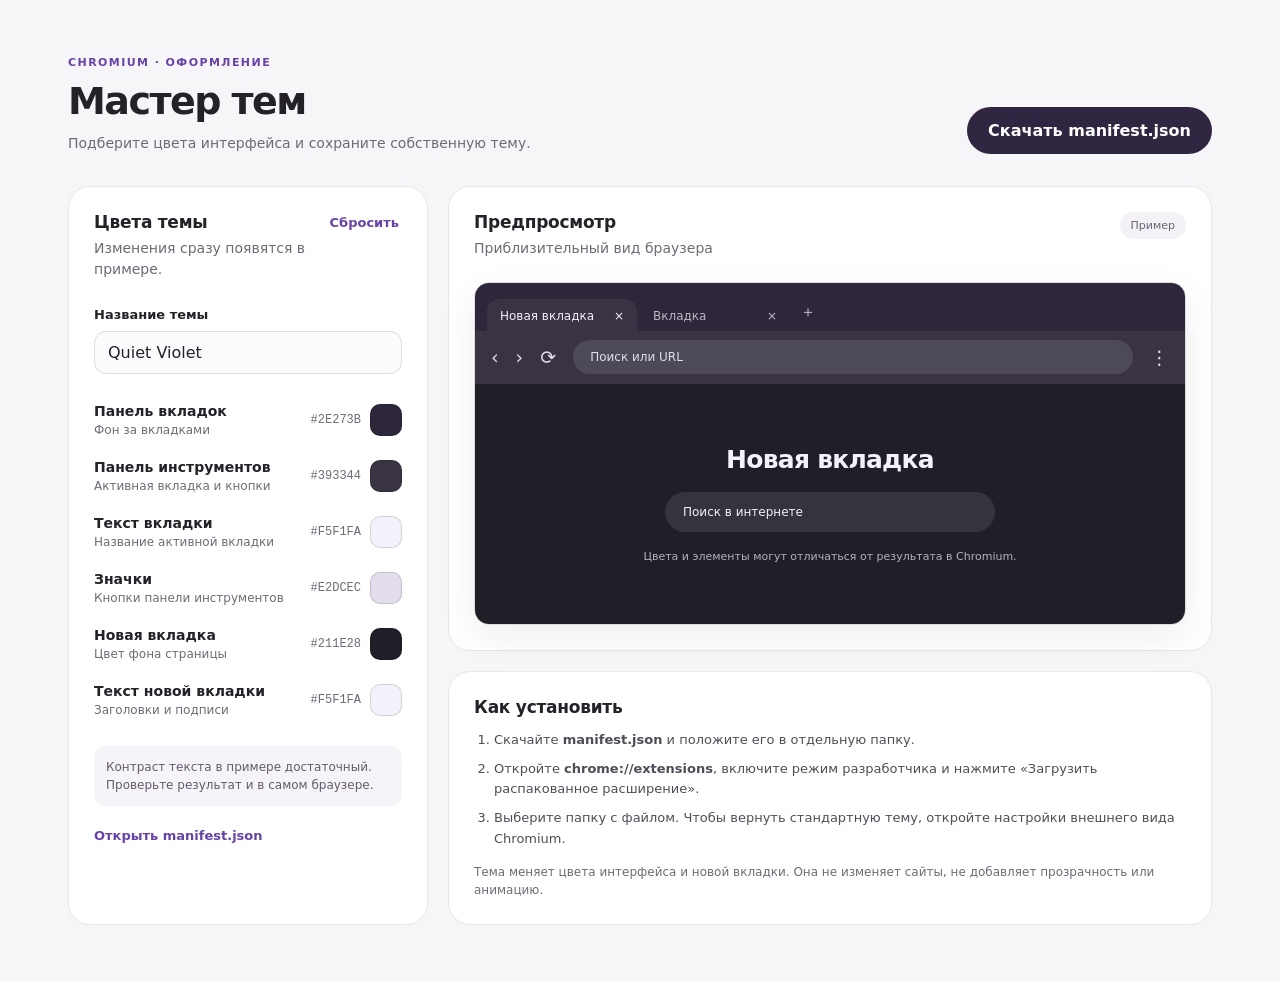
<file: tools/theme_editor/index.html>
<!doctype html>
<html lang="ru">
<head>
  <meta charset="utf-8">
  <meta name="viewport" content="width=device-width,initial-scale=1">
  <title>Мастер тем Chromium</title>
  <link rel="stylesheet" href="style.css">
  <script src="editor.js" defer></script>
</head>
<body>
  <main class="shell">
    <header class="intro">
      <div><p class="eyebrow">CHROMIUM · ОФОРМЛЕНИЕ</p><h1>Мастер тем</h1><p class="muted">Подберите цвета интерфейса и сохраните собственную тему.</p></div>
      <button id="export" class="primary" type="button">Скачать manifest.json</button>
    </header>
    <div class="layout">
      <section class="card controls" aria-labelledby="settings-title">
        <div class="section-head"><div><h2 id="settings-title">Цвета темы</h2><p class="muted">Изменения сразу появятся в примере.</p></div><button class="text-button" id="reset" type="button">Сбросить</button></div>
        <label class="name-label" for="theme-name">Название темы</label>
        <input id="theme-name" class="name-input" maxlength="45" value="Quiet Violet" autocomplete="off">
        <div class="color-list" id="color-list"></div>
        <p id="contrast" class="notice" role="status"></p>
        <label class="import-button">Открыть manifest.json<input id="import" type="file" accept=".json,application/json" hidden></label>
        <p id="status" class="status" role="status"></p>
      </section>
      <div class="right-column">
        <section class="card preview-card" aria-labelledby="preview-title"><div class="section-head"><div><h2 id="preview-title">Предпросмотр</h2><p class="muted">Приблизительный вид браузера</p></div><span class="badge">Пример</span></div>
          <div class="browser" id="browser-preview">
            <div class="tabbar"><div class="tab active">Новая вкладка <span>×</span></div><div class="tab inactive">Вкладка <span>×</span></div><span class="plus">＋</span></div>
            <div class="toolbar"><span>‹</span><span>›</span><span>⟳</span><div class="address">Поиск или URL</div><span>⋮</span></div>
            <div class="new-tab"><div class="ntp-content"><div class="new-tab-title">Новая вкладка</div><div class="search">Поиск в интернете</div><p>Цвета и элементы могут отличаться от результата в Chromium.</p></div></div>
          </div>
        </section>
        <section class="card instructions"><h2>Как установить</h2><ol><li>Скачайте <b>manifest.json</b> и положите его в отдельную папку.</li><li>Откройте <b>chrome://extensions</b>, включите режим разработчика и нажмите «Загрузить распакованное расширение».</li><li>Выберите папку с файлом. Чтобы вернуть стандартную тему, откройте настройки внешнего вида Chromium.</li></ol><p class="muted">Тема меняет цвета интерфейса и новой вкладки. Она не изменяет сайты, не добавляет прозрачность или анимацию.</p></section>
      </div>
    </div>
  </main>
</body>
</html>
</file>
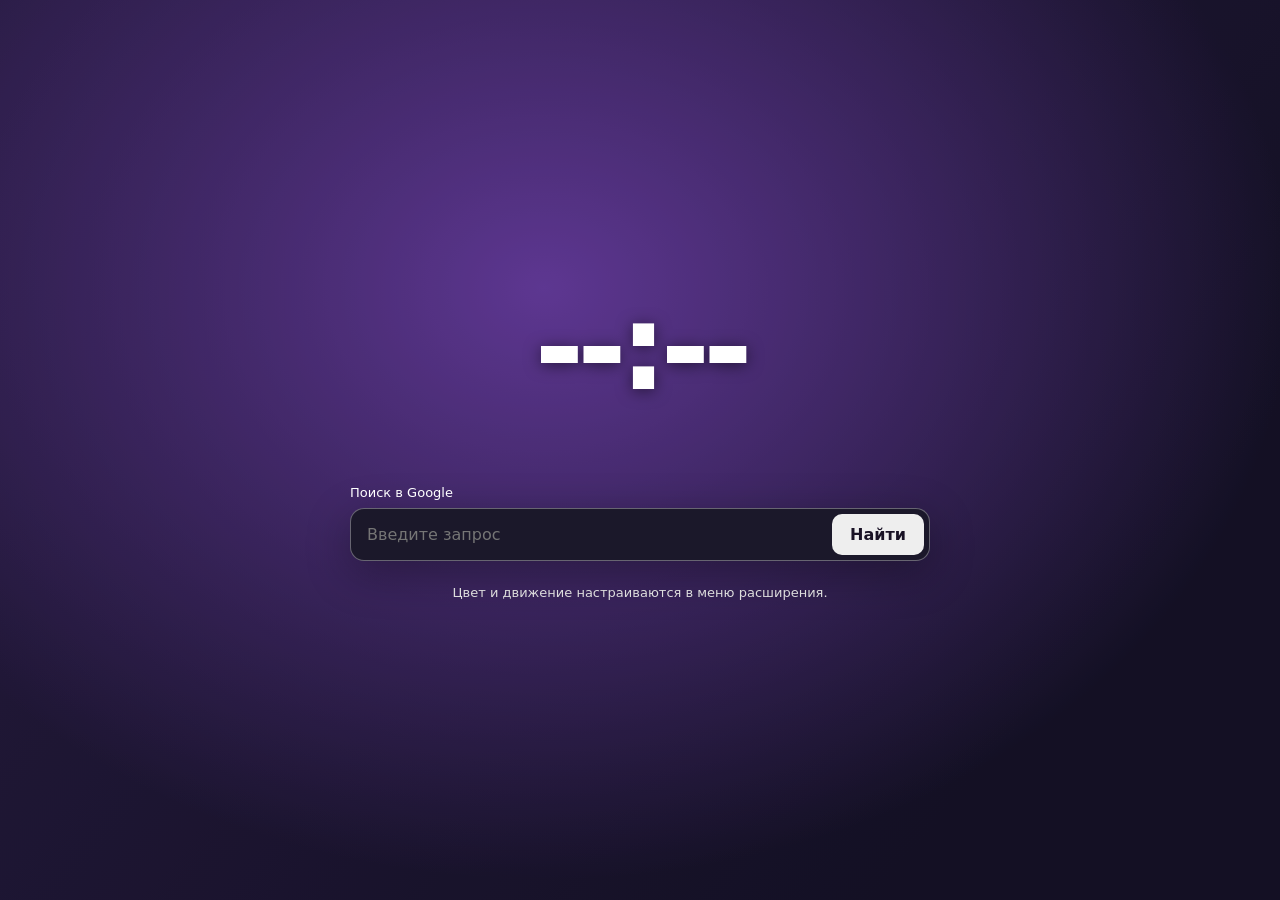
<file: tools/purple_glow/newtab.html>
<!doctype html>
<html lang="ru"><head><meta charset="utf-8"><meta name="viewport" content="width=device-width,initial-scale=1"><title>Часы и поиск</title><link rel="stylesheet" href="newtab.css"></head>
<body><main><time id="clock">--:--</time><p id="date"></p><form action="https://www.google.com/search" method="get"><label for="query">Поиск в Google</label><div class="search"><input id="query" name="q" type="search" placeholder="Введите запрос" required autocomplete="off"><button type="submit">Найти</button></div></form><p class="hint">Цвет и движение настраиваются в меню расширения.</p></main><script src="newtab.js"></script></body></html>
</file>
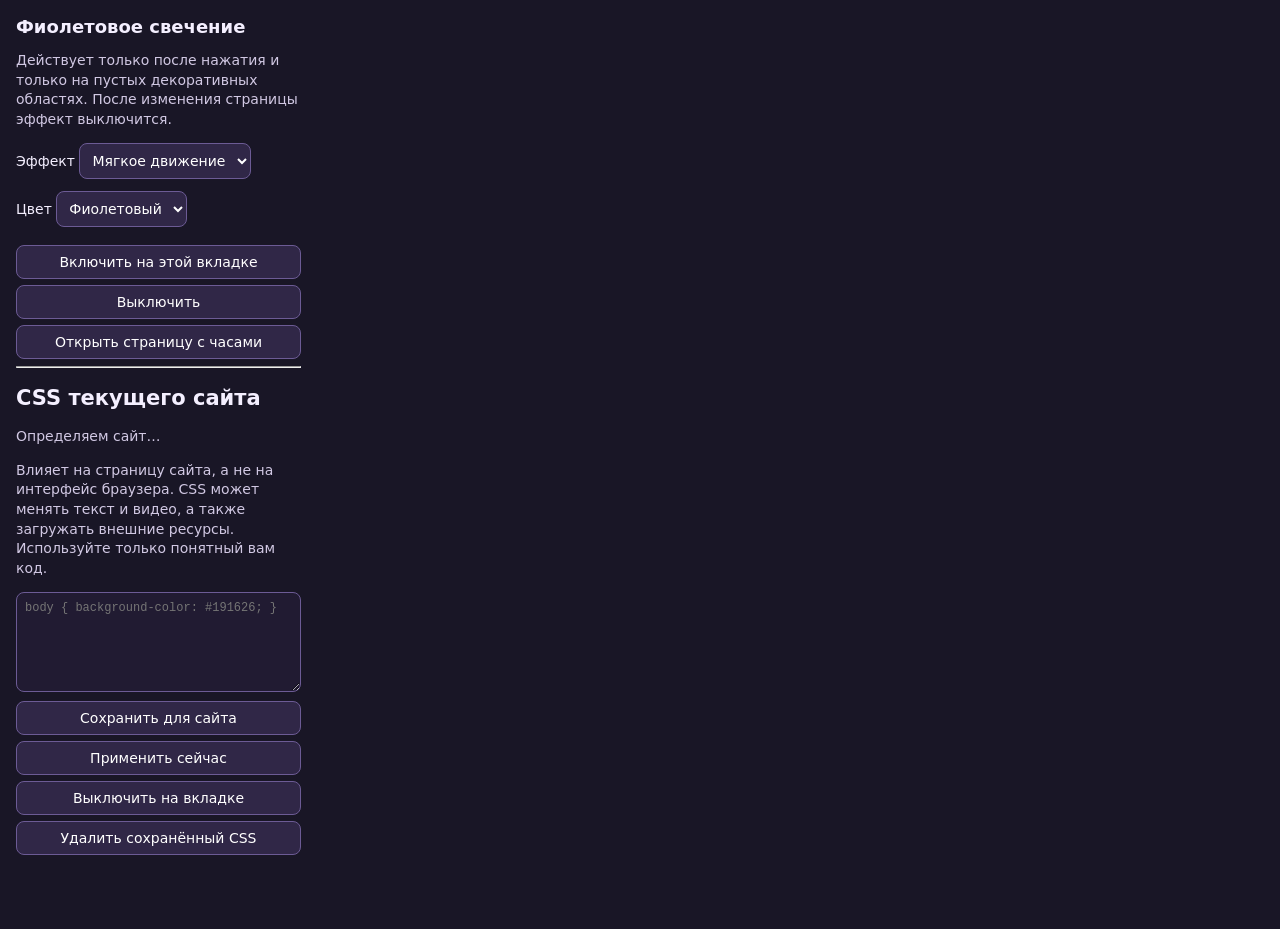
<file: tools/purple_glow/popup.html>
<!doctype html><html lang="ru"><head><meta charset="utf-8"><style>
body{width:285px;margin:0;padding:16px;font:14px system-ui;background:#191626;color:#f4efff}h1{font-size:18px;margin:0 0 10px}p{line-height:1.4;color:#d1c8e3}label{display:block;margin:12px 0}select,button{font:inherit;padding:8px;border:1px solid #6c5b95;border-radius:8px;background:#302747;color:white}textarea{width:100%;box-sizing:border-box;min-height:100px;background:#211b32;color:#fff;border:1px solid #6c5b95;border-radius:8px;padding:8px;font:12px monospace}button{width:100%;cursor:pointer;margin-top:6px}#status{font-size:12px;min-height:2.8em}
</style></head><body><h1>Фиолетовое свечение</h1><p>Действует только после нажатия и только на пустых декоративных областях. После изменения страницы эффект выключится.</p><label>Эффект <select id="mode"><option value="animated">Мягкое движение</option><option value="static">Без движения</option></select></label><label>Цвет <select id="color"><option value="purple">Фиолетовый</option><option value="blue">Синий</option><option value="turquoise">Бирюзовый</option><option value="pink">Розовый</option></select></label><button id="apply">Включить на этой вкладке</button><button id="remove">Выключить</button><button id="newtab">Открыть страницу с часами</button><hr><h2>CSS текущего сайта</h2><p id="site">Определяем сайт…</p><p>Влияет на страницу сайта, а не на интерфейс браузера. CSS может менять текст и видео, а также загружать внешние ресурсы. Используйте только понятный вам код.</p><textarea id="site-css" placeholder="body { background-color: #191626; }"></textarea><button id="css-save">Сохранить для сайта</button><button id="css-apply">Применить сейчас</button><button id="css-off">Выключить на вкладке</button><button id="css-delete">Удалить сохранённый CSS</button><p id="status" role="status"></p><script src="css-validator.js"></script><script src="popup.js"></script></body></html>
</file>
<file: tools/theme_editor/style.css>
:root{font-family:Inter,system-ui,-apple-system,"Segoe UI",sans-serif;color:#242128;background:#f6f5f8;font-synthesis:none;--radius:22px;--line:#e8e5ec;--muted:#6f6a77;--accent:#6843a7}*{box-sizing:border-box}body{margin:0}button,input{font:inherit}button,.import-button{cursor:pointer}button:focus-visible,input:focus-visible,.import-button:focus-within{outline:3px solid #a789df;outline-offset:3px}.shell{max-width:1200px;margin:auto;padding:56px 28px}.intro{display:flex;align-items:flex-end;justify-content:space-between;gap:24px;margin-bottom:32px}.eyebrow{font-size:11px;letter-spacing:.13em;font-weight:750;color:var(--accent);margin:0 0 12px}h1{font-size:38px;line-height:1.1;letter-spacing:-.04em;margin:0 0 10px}h2{font-size:17px;letter-spacing:-.015em;margin:0}.muted{color:var(--muted);line-height:1.5;font-size:14px;margin:6px 0 0}.primary{border:0;background:#302641;color:#fff;border-radius:999px;padding:14px 21px;font-weight:650;white-space:nowrap}.primary:hover{background:#4b3a65}.layout{display:grid;grid-template-columns:minmax(280px,360px) minmax(0,1fr);gap:20px}.right-column{display:grid;gap:20px;align-content:start}.card{border:1px solid var(--line);border-radius:var(--radius);background:white;padding:25px}.section-head{display:flex;align-items:start;justify-content:space-between;gap:12px}.text-button{background:none;border:0;color:var(--accent);font-size:13px;font-weight:650;padding:3px}.name-label{display:block;font-size:13px;font-weight:650;margin:27px 0 9px}.name-input{width:100%;border:1px solid #dedbe3;background:#fbfafc;border-radius:12px;padding:11px 13px;color:inherit}.color-list{margin:18px 0}.color-row{display:flex;align-items:center;justify-content:space-between;gap:12px;padding:11px 0}.color-label{font-size:14px;font-weight:600}.color-label small{display:block;color:var(--muted);font-size:12px;font-weight:400;margin-top:4px}.color-value{display:flex;align-items:center;gap:9px;color:var(--muted);font-size:12px;font-family:ui-monospace,monospace}.color-value input{width:32px;height:32px;border:0;padding:0;background:none;cursor:pointer}.color-value input::-webkit-color-swatch-wrapper{padding:0}.color-value input::-webkit-color-swatch{border:1px solid #0002;border-radius:10px}.notice{font-size:12px;line-height:1.5;color:#635c6c;background:#f6f4f8;padding:12px;border-radius:12px}.notice.warning{color:#78411f;background:#fff3e9}.import-button{display:inline-block;color:var(--accent);font-size:13px;font-weight:650;margin-top:10px}.status{min-height:1em;font-size:12px;color:#78411f;line-height:1.4}.badge{font-size:11px;color:#686172;background:#f4f2f6;padding:7px 11px;border-radius:999px}.browser{overflow:hidden;border-radius:15px;border:1px solid #0002;margin-top:23px;box-shadow:0 12px 36px #20162c12}.tabbar{display:flex;gap:3px;align-items:end;height:48px;padding:9px 12px 0;background:var(--frame)}.tab{width:150px;padding:10px 13px 8px;white-space:nowrap;overflow:hidden;text-overflow:ellipsis;font-size:12px;border-radius:12px 12px 0 0}.tab span{float:right}.tab.active{background:var(--toolbar);color:var(--tab-text)}.tab.inactive,.plus{color:var(--tab-text);opacity:.72}.plus{padding:0 7px 8px}.toolbar{height:53px;padding:0 16px;display:flex;align-items:center;gap:17px;background:var(--toolbar);color:var(--icon);font-size:19px}.address{border-radius:999px;flex:1;background:#8884;padding:10px 17px;font-size:12px;min-width:0}.new-tab{min-height:240px;display:grid;place-items:center;padding:25px;background:var(--ntp);color:var(--ntp-text);text-align:center}.new-tab-title{font-size:25px;font-weight:600;letter-spacing:-.03em}.search{margin:18px auto 0;max-width:330px;min-width:230px;text-align:left;border-radius:999px;background:#8883;padding:13px 18px;font-size:12px}.ntp-content p{font-size:11px;opacity:.7;margin:18px 0 0}.instructions ol{color:#514c57;font-size:13px;line-height:1.6;padding-left:20px}.instructions li+li{margin-top:8px}.instructions .muted{font-size:12px}@media(max-width:760px){.shell{padding:32px 16px}.intro{align-items:start;flex-direction:column}.layout{grid-template-columns:1fr}.card{padding:20px}.tab{width:120px}}@media(max-width:360px){.tab.inactive{display:none}.search{min-width:0}.toolbar{gap:10px}}
</file>
<file: tools/purple_glow/newtab.css>
:root{color-scheme:dark;--tone1:#312150;--tone2:#141125;--glow:#7041ad}*{box-sizing:border-box}html,body{min-height:100%;margin:0}body{position:relative;isolation:isolate;color:#fff;font-family:system-ui,sans-serif;background:var(--tone2)}body::before{content:"";position:fixed;inset:-25%;z-index:-1;background:radial-gradient(ellipse at 45% 38%,var(--glow),transparent 50%),linear-gradient(130deg,var(--tone1),var(--tone2) 70%);opacity:.8;transform:translate3d(0,0,0)}body.animated::before{animation:float 18s ease-in-out infinite alternate}body.paused::before{animation-play-state:paused}@keyframes float{from{transform:translate3d(-3%,-2%,0) scale(1)}to{transform:translate3d(3%,2%,0) scale(1.1)}}@media(prefers-reduced-motion:reduce){body.animated::before{animation:none}}main{width:min(90vw,580px);margin:auto;min-height:100vh;display:flex;flex-direction:column;justify-content:center;align-items:center;text-align:center}time{font-size:clamp(64px,13vw,120px);font-weight:650;letter-spacing:-.06em;line-height:1;text-shadow:0 2px 16px #0008}#date{font-size:18px;color:#eee;min-height:1.5em;margin:12px 0 38px}form{width:100%;text-align:left}label{display:block;font-size:13px;margin-bottom:8px}.search{display:flex;background:#1b182a;border:1px solid #ffffff55;border-radius:14px;overflow:hidden;box-shadow:0 12px 45px #0005}input{flex:1;min-width:0;background:transparent;color:#fff;border:0;padding:16px;font:inherit;outline-offset:-3px}button{margin:5px;padding:10px 18px;border:0;border-radius:10px;background:#eee;color:#191225;font:inherit;font-weight:600;cursor:pointer}.hint{color:#ddd;font-size:13px;margin-top:24px}
</file>
